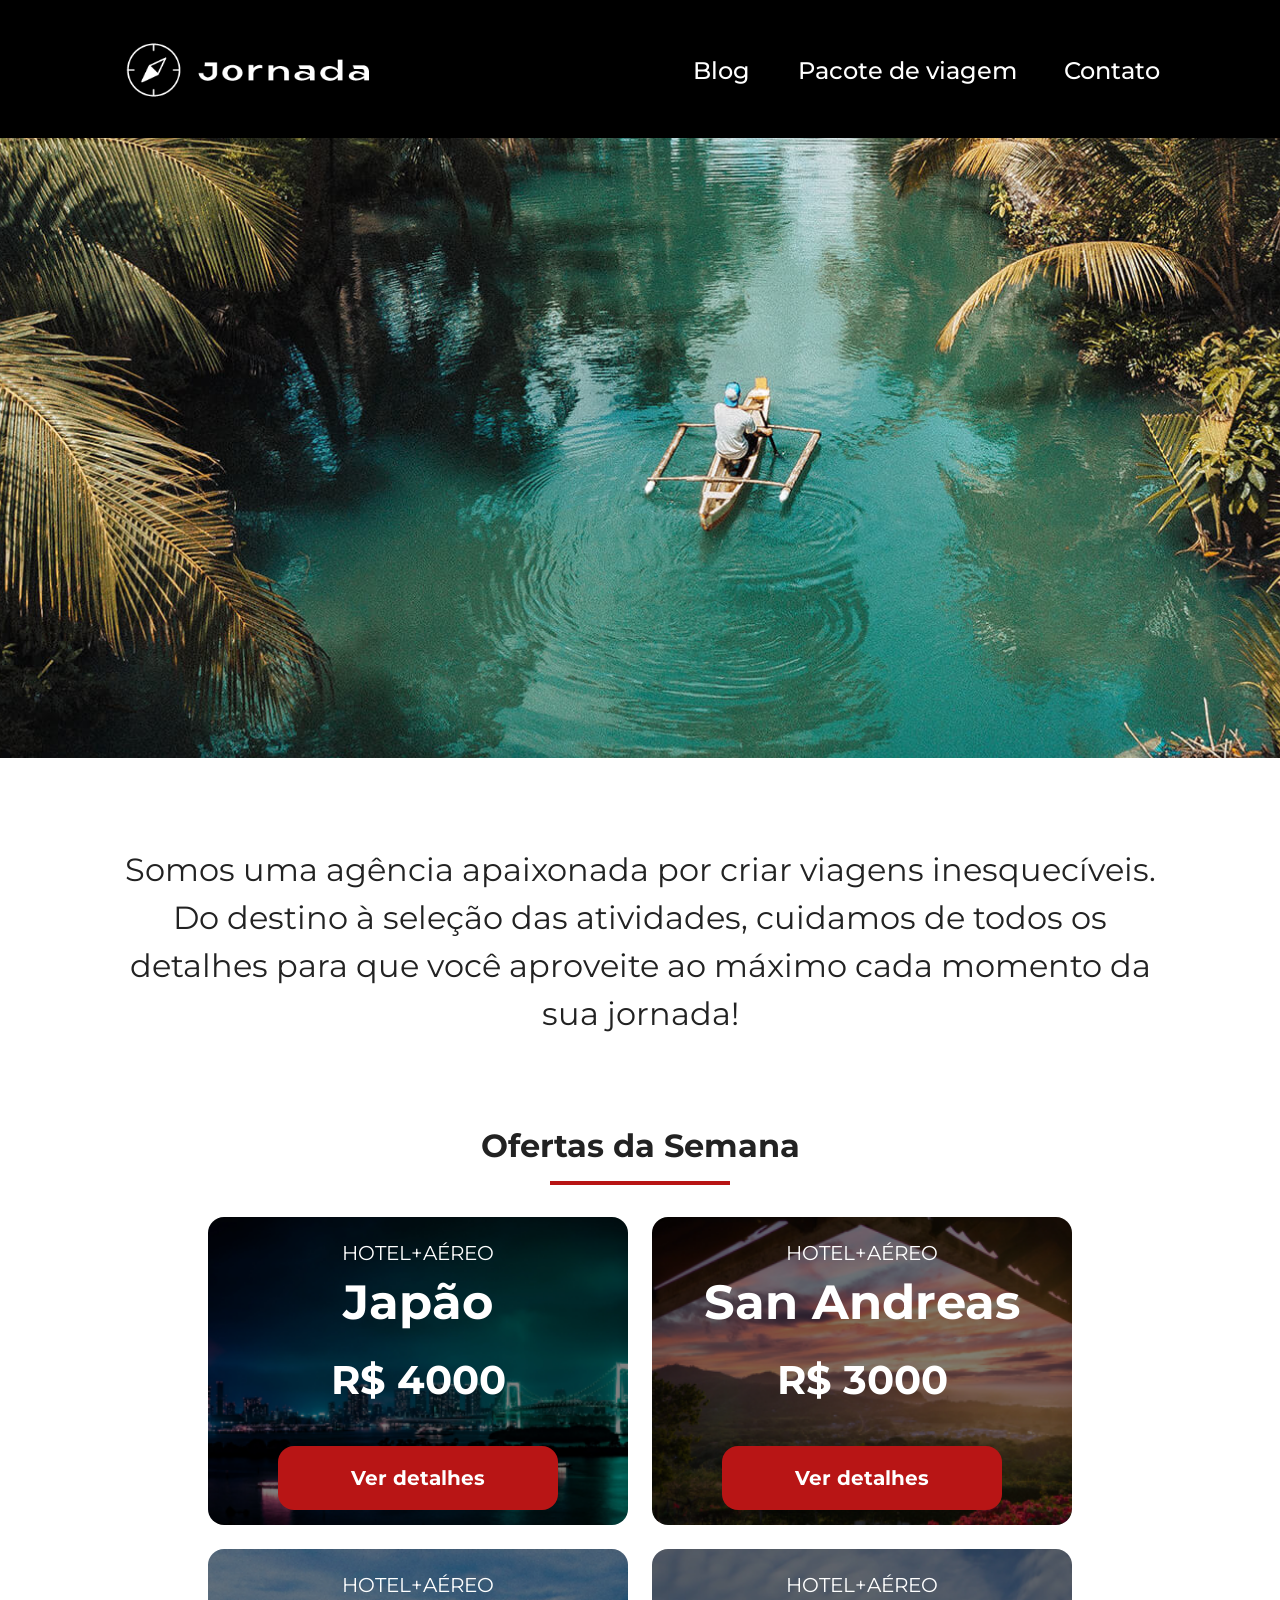
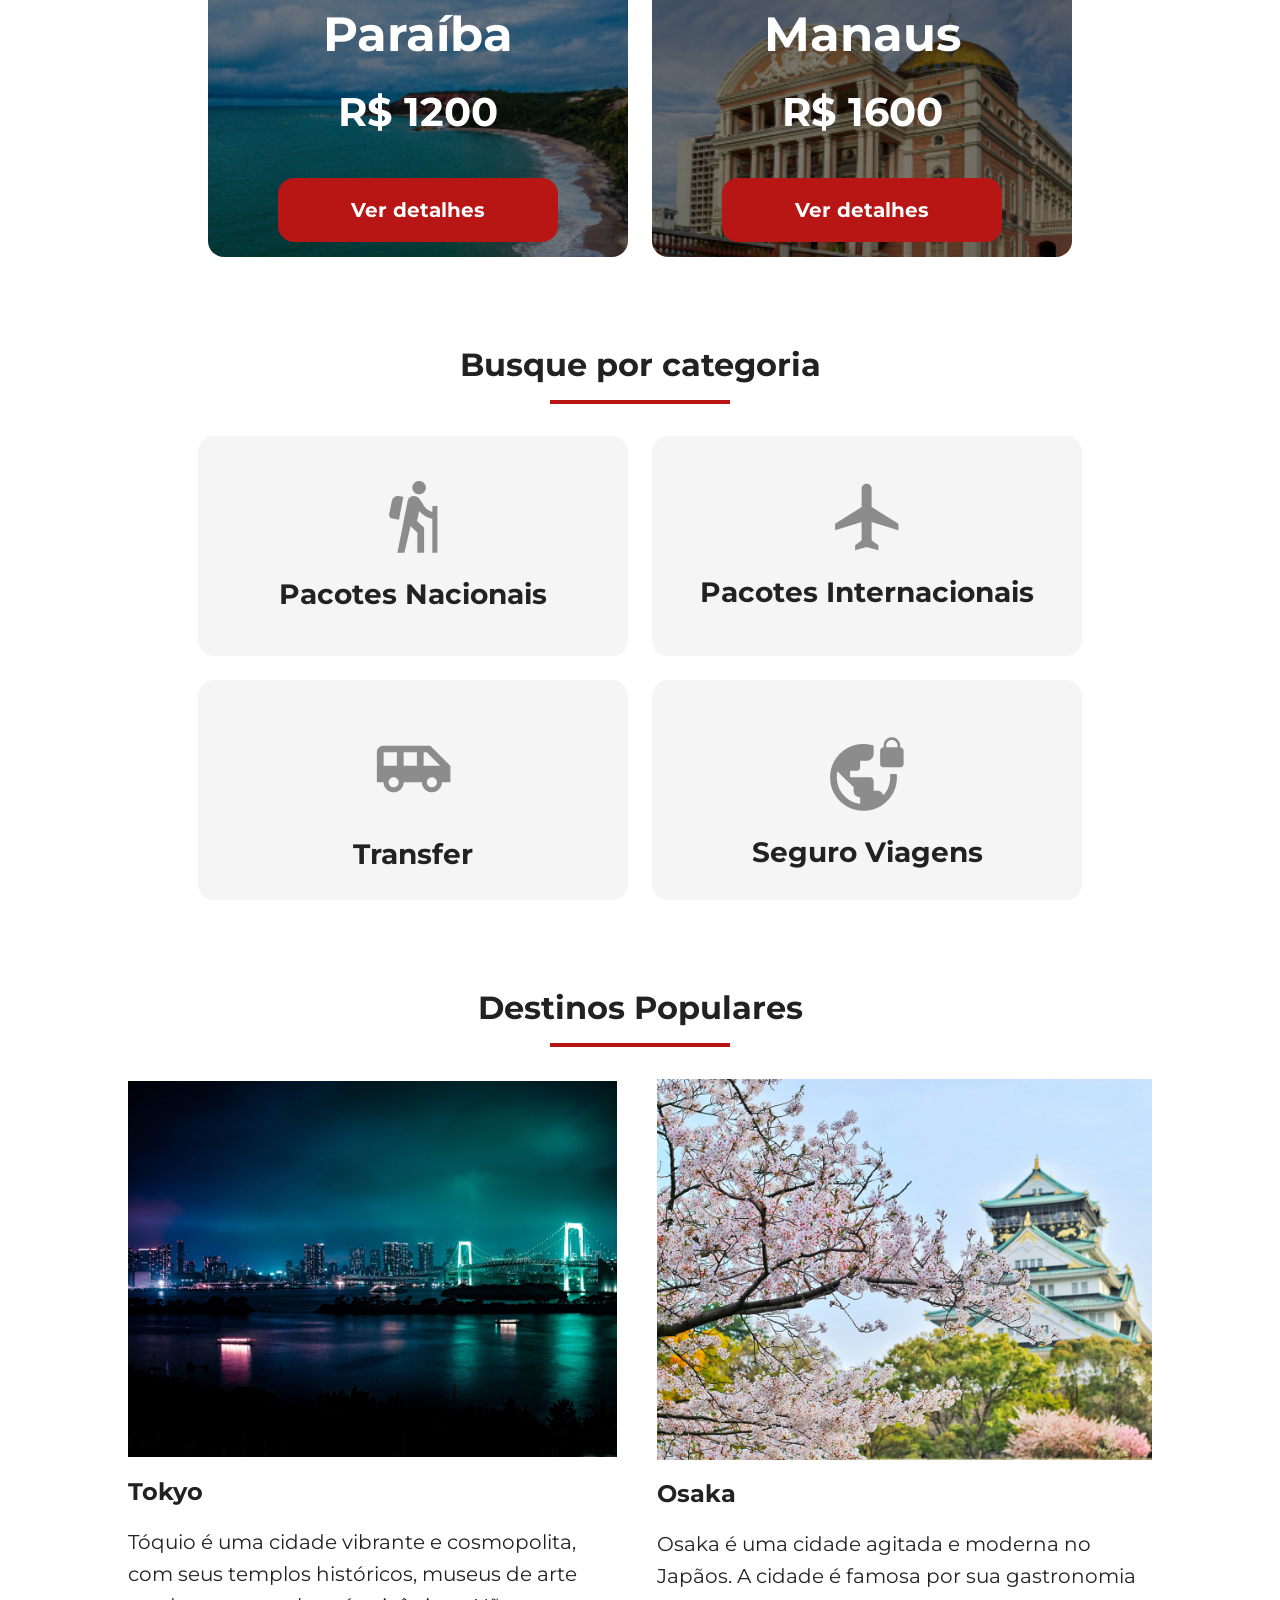
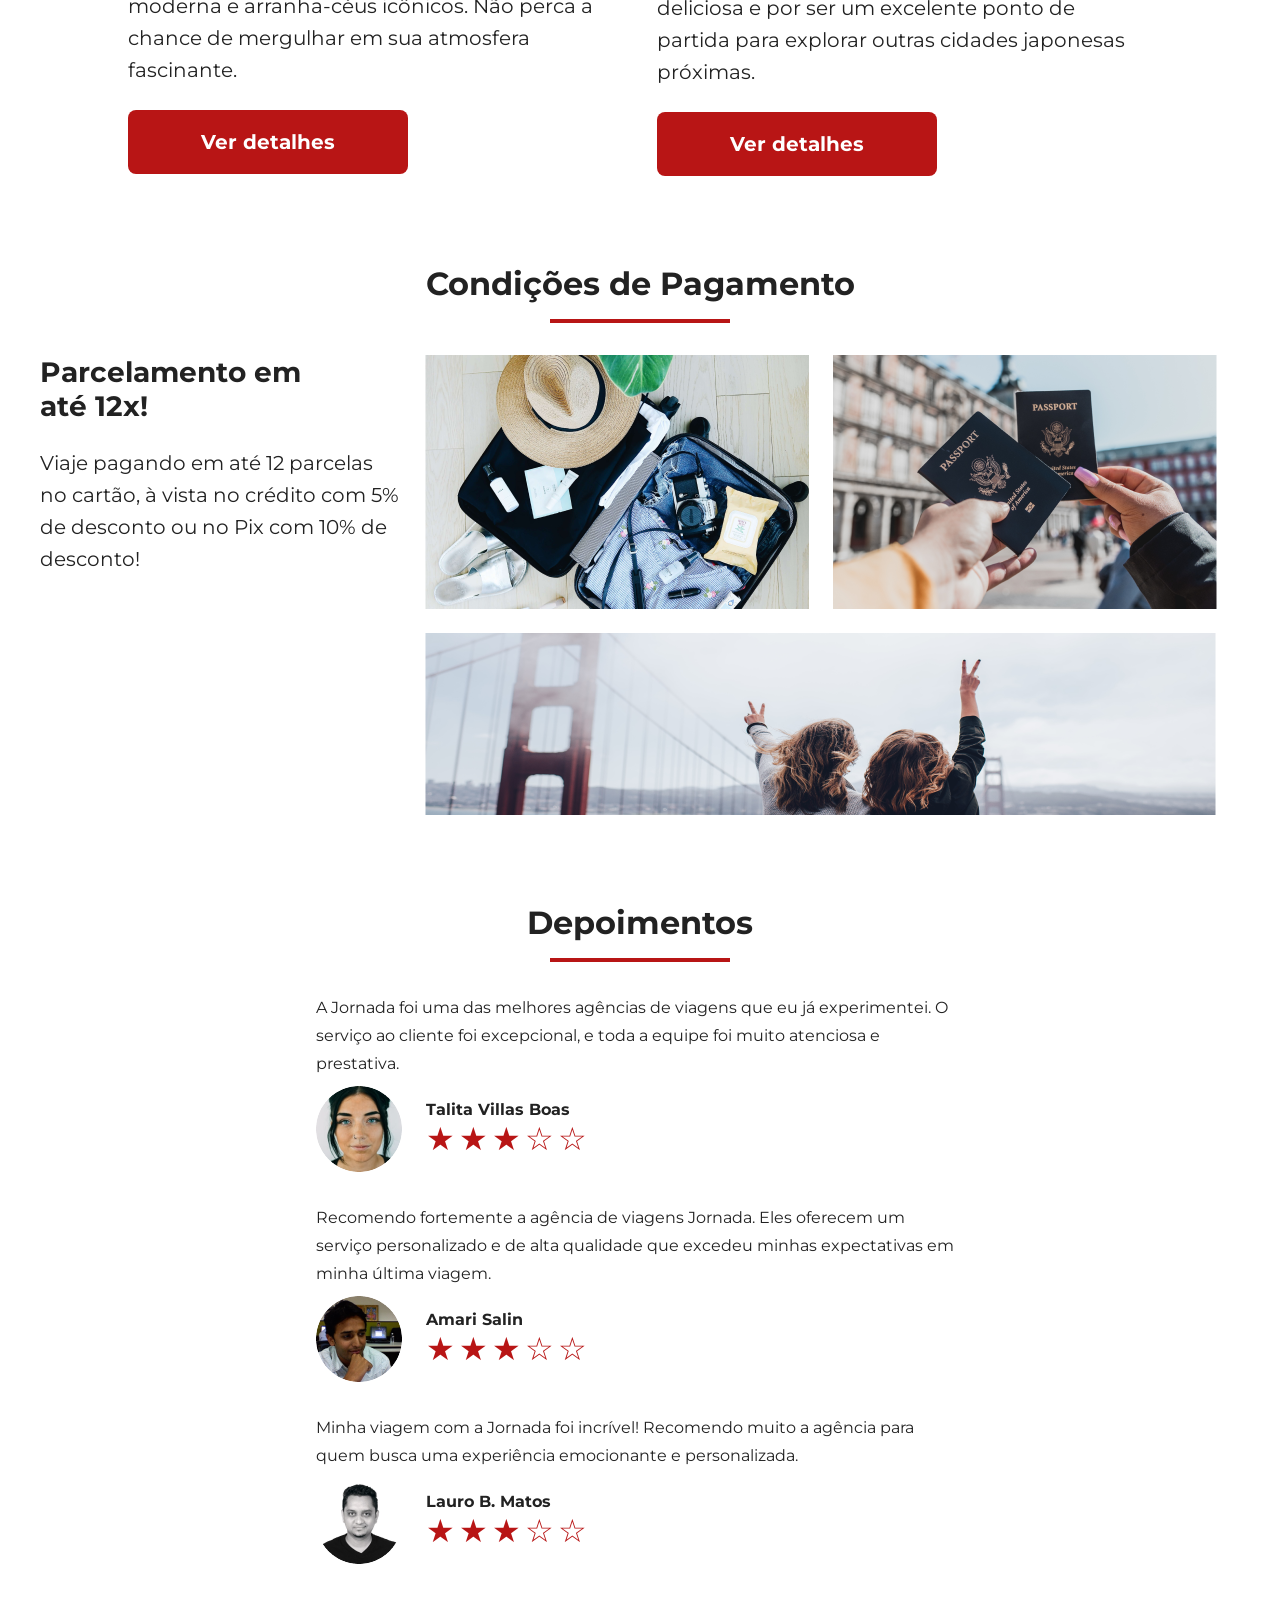
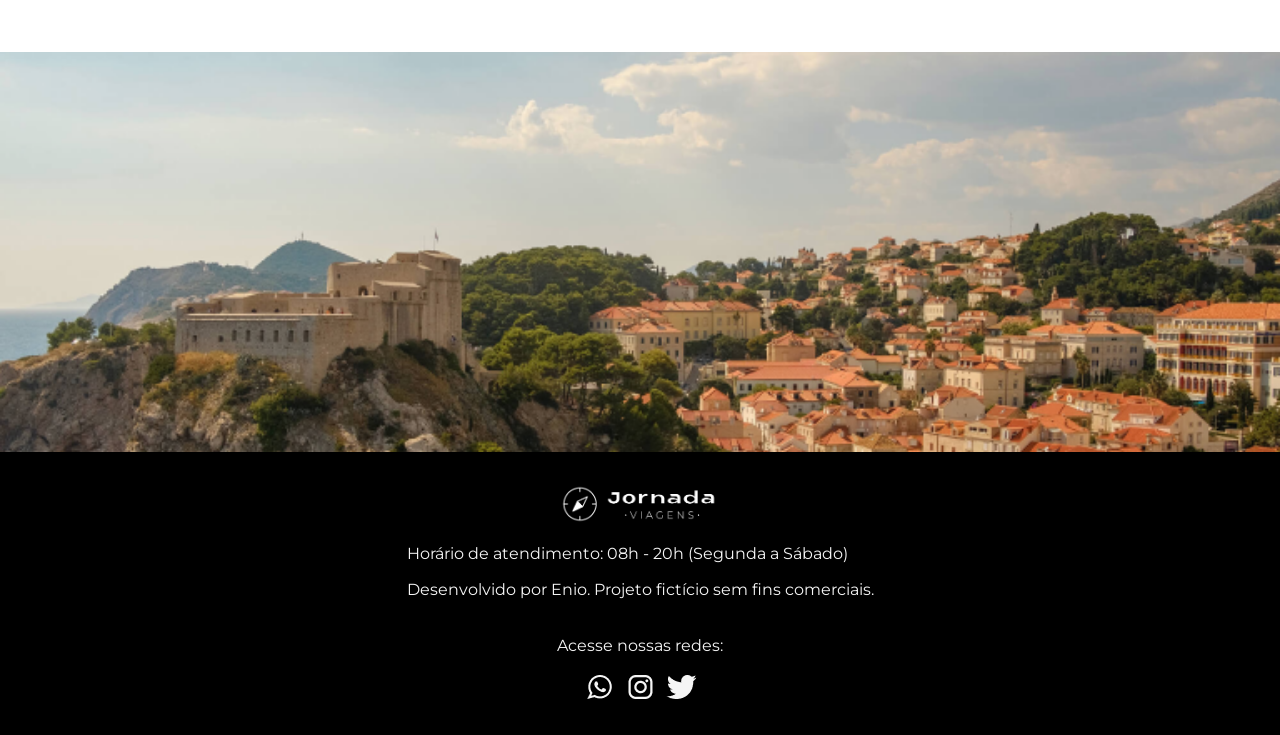
<file: index.html>
<!doctype html>
<html lang="pt-BR">
  <head>
    <meta charset="UTF-8" />
    <meta name="viewport" content="width=device-width, initial-scale=1.0" />
    <link rel="shortcut icon" href="favico.png" type="image/x-icon" />
    <link rel="stylesheet" href="./CSS/style.css" />
    <title>Jornada Viagens</title>
  </head>
  <body>
    <header class="header-main">
      <div class="div-header">
        <a class="logo" href="index.html" title="voltar ao inicio"
          ><img
            class="logo-mobile"
            src="./img/header_footer/Símbolo_white.png"
            alt="simbolo de uma bussola branco
              "
          />
          <img
            class="logo-desktop"
            src="./img/header_footer/Logo-branco.png"
            alt="logo com escrita"
          />
        </a>

        <div class="div-menu">
          <label for="menu">
            <img
              class="menu-hamburger"
              src="./img/header_footer/menu.png"
              alt="menu hamburger"
            />
          </label>
          <input type="checkbox" id="menu" hidden />
          <nav>
            <ul class="list-links">
              <li class="item">
                <a href="blog.html" target="_blank" title="acessar blog"
                  >Blog</a
                >
              </li>
              <li class="item">
                <a href="pacotes.html" target="_blank" title="acessar pacotes"
                  >Pacote de viagem</a
                >
              </li>
              <li class="item">
                <a href="contato.html" target="_blank" title="acessar contatos"
                  >Contato</a
                >
              </li>
            </ul>
          </nav>
        </div>
      </div>
    </header>
    <section class="hero">
      <div class="hero-img"></div>
      <h2>
        Somos uma agência apaixonada por criar viagens inesquecíveis. Do destino
        à seleção das atividades, cuidamos de todos os detalhes para que você
        aproveite ao máximo cada momento da sua jornada!
      </h2>
    </section>
    <section class="offers">
      <div class="section-title">
        <h2>Ofertas da Semana</h2>
        <hr />
      </div>
      <div class="offers-cards">
        <article class="card japao">
          <header>
            <p>HOTEL+AÉREO</p>
            <h3>Japão<br /><span>R$ 4000</span></h3>
          </header>
          <footer><a href="#" class="button">Ver detalhes</a></footer>
        </article>
        <article class="card san-andreas">
          <header>
            <p>HOTEL+AÉREO</p>
            <h3>San Andreas<br /><span>R$ 3000</span></h3>
          </header>
          <footer><a href="#" class="button">Ver detalhes</a></footer>
        </article>
        <article class="card paraiba">
          <header>
            <p>HOTEL+AÉREO</p>
            <h3>Paraíba<br /><span>R$ 1200</span></h3>
          </header>
          <footer><a href="#" class="button">Ver detalhes</a></footer>
        </article>
        <article class="card manaus">
          <header>
            <p>HOTEL+AÉREO</p>
            <h3>Manaus<br /><span>R$ 1600</span></h3>
          </header>
          <footer><a href="#" class="button">Ver detalhes</a></footer>
        </article>
      </div>
    </section>

    <section class="categories">
      <div class="section-title">
        <h2>Busque por categoria</h2>
        <hr />
      </div>
      <div class="categories-cards">
        <a href="#" class="card-botao"
          ><img src="./img/categories/ícone - pacotes nacionais.png" alt="" />
          <h3>Pacotes Nacionais</h3></a
        >
        <a href="#" class="card-botao"
          ><img
            src="./img/categories/ícone - pacotes interacionais.png"
            alt=""
          />
          <h3>Pacotes Internacionais</h3></a
        >
        <a href="#" class="card-botao single-line transfer"
          ><img src="./img/categories/ícone -transfer.png" alt="" />
          <h3>Transfer</h3></a
        >
        <a href="#" class="card-botao single-line"
          ><img src="./img/categories/ícone - seguro viagem.png" alt="" />
          <h3>Seguro Viagens</h3></a
        >
      </div>
    </section>

    <section class="destinations">
      <div class="section-title destinations">
        <h2>Destinos Populares</h2>
        <hr />
      </div>
      <div class="cards-destinations">
        <div class="card-destination">
          <img
            class="imagem mobile"
            src="./img/destinations/mobile/Tokyo.jpg"
            alt="cidade de tokyo"
          />
          <img
            class="imagem tablet"
            src="./img/destinations/tablet/Tokyo.jpg"
            alt="cidade de tokyo"
          />
          <img
            class="imagem desktop"
            src="./img/destinations/desktop/Tokyo.png"
            alt="cidade de tokyo"
          />
          <h2>Tokyo</h2>
          <p>
            Tóquio é uma cidade vibrante e cosmopolita, com seus templos
            históricos, museus de arte moderna e arranha-céus icônicos. Não
            perca a chance de mergulhar em sua atmosfera fascinante.
          </p>

          <a href="#" class="button destination">Ver detalhes</a>
        </div>
        <div class="card-destination">
          <img
            class="imagem mobile"
            src="./img/destinations/mobile/Osaka.jpg"
            alt="cidade de osaka"
          />
          <img
            class="imagem tablet"
            src="./img/destinations/tablet/Osaka.jpg"
            alt="cidade de osaka"
          />
          <img
            class="imagem desktop"
            src="./img/destinations/desktop/Osaka.png"
            alt="cidade de osaka"
          />
          <h2>Osaka</h2>
          <p>
            Osaka é uma cidade agitada e moderna no Japãos. A cidade é famosa
            por sua gastronomia deliciosa e por ser um excelente ponto de
            partida para explorar outras cidades japonesas próximas.
          </p>

          <a href="#" class="button destination">Ver detalhes</a>
        </div>
      </div>
    </section>

    <section class="payments">
      <div class="section-title destinations">
        <h2>Condições de Pagamento</h2>
        <hr />
      </div>
      <article class="term-payment">
        <div class="text-imgs-payments">
          <div class="texts-payment">
            <h3>Parcelamento em até 12x!</h3>
            <p>
              Viaje pagando em até 12 parcelas no cartão, à vista no crédito com
              5% de desconto ou no Pix com 10% de desconto!
            </p>
          </div>
          <div class="imgs-payments">
            <div>
              <div class="img-payment um"></div>
              <div class="img-payment dois"></div>
            </div>
            <div class="img-horinzont-payment"></div>
          </div>
        </div>
      </article>
    </section>
    <section class="testimonials">
      <div class="section-title">
        <h2>Depoimentos</h2>
        <hr />
      </div>
      <div class="container-testimonials">
        <article>
          <header class="header-testimonials">
            <p>
              A Jornada foi uma das melhores agências de viagens que eu já
              experimentei. O serviço ao cliente foi excepcional, e toda a
              equipe foi muito atenciosa e prestativa.
            </p>
          </header>
          <footer class="footer-testimonials">
            <img
              src="./img/testimonials/mobile/Avatar-Talita.png"
              alt="foto de perfil da talita"
            />
            <div class="profile-content">
              <h4>Talita Villas Boas</h4>
              <div class="rating">
                <span class="stars">★</span>
                <span class="stars">★</span>
                <span class="stars">★</span>
                <span class="stars">☆</span>
                <span class="stars">☆</span>
              </div>
            </div>
          </footer>
        </article>
        <article>
          <header class="header-testimonials">
            <p>
              Recomendo fortemente a agência de viagens Jornada. Eles oferecem
              um serviço personalizado e de alta qualidade que excedeu minhas
              expectativas em minha última viagem.
            </p>
          </header>
          <footer class="footer-testimonials">
            <img
              src="./img/testimonials/mobile/Avatar-Amari.png"
              alt="foto de perfil do Amari"
            />
            <div class="profile-content">
              <h4>Amari Salin</h4>
              <div class="rating">
                <span class="stars">★</span>
                <span class="stars">★</span>
                <span class="stars">★</span>
                <span class="stars">☆</span>
                <span class="stars">☆</span>
              </div>
            </div>
          </footer>
        </article>
        <article>
          <header class="header-testimonials">
            <p>
              Minha viagem com a Jornada foi incrível! Recomendo muito a agência
              para quem busca uma experiência emocionante e personalizada.
            </p>
          </header>
          <footer class="footer-testimonials">
            <img
              src="./img/testimonials/mobile/Avatar-Lauro.png"
              alt="foto de perfil do Lauro"
            />
            <div class="profile-content">
              <h4>Lauro B. Matos</h4>
              <div class="rating">
                <span class="stars">★</span>
                <span class="stars">★</span>
                <span class="stars">★</span>
                <span class="stars">☆</span>
                <span class="stars">☆</span>
              </div>
            </div>
          </footer>
        </article>
      </div>
    </section>
    <footer class="footer">
      <div class="img-footer"></div>
      <div class="informations-footer">
        <div class="img-text">
          <img
            src="./img/footer/Logo-branco-com-tagline.png"
            alt=""
            class="logo-footer"
          />
          <div class="hourly-dev">
            <p class="hourly">
              Horário de atendimento: 08h - 20h (Segunda a Sábado)
            </p>
            <p class="dev">
              Desenvolvido por Enio. Projeto fictício sem fins comerciais.
            </p>
          </div>
        </div>
        <div class="social-media">
          <p class="redes">Acesse nossas redes:</p>
          <div class="social-media-icons">
            <img src="./img/footer/Whatsapp 1 (2).png" alt="" class="zap" />
            <img src="./img/footer/Instragam 1 (2).png" alt="" class="insta" />
            <img src="./img/footer/Twiter 1 (2).png" alt="" class="tw" />
          </div>
        </div>
      </div>
    </footer>
  </body>
</html>
</file>
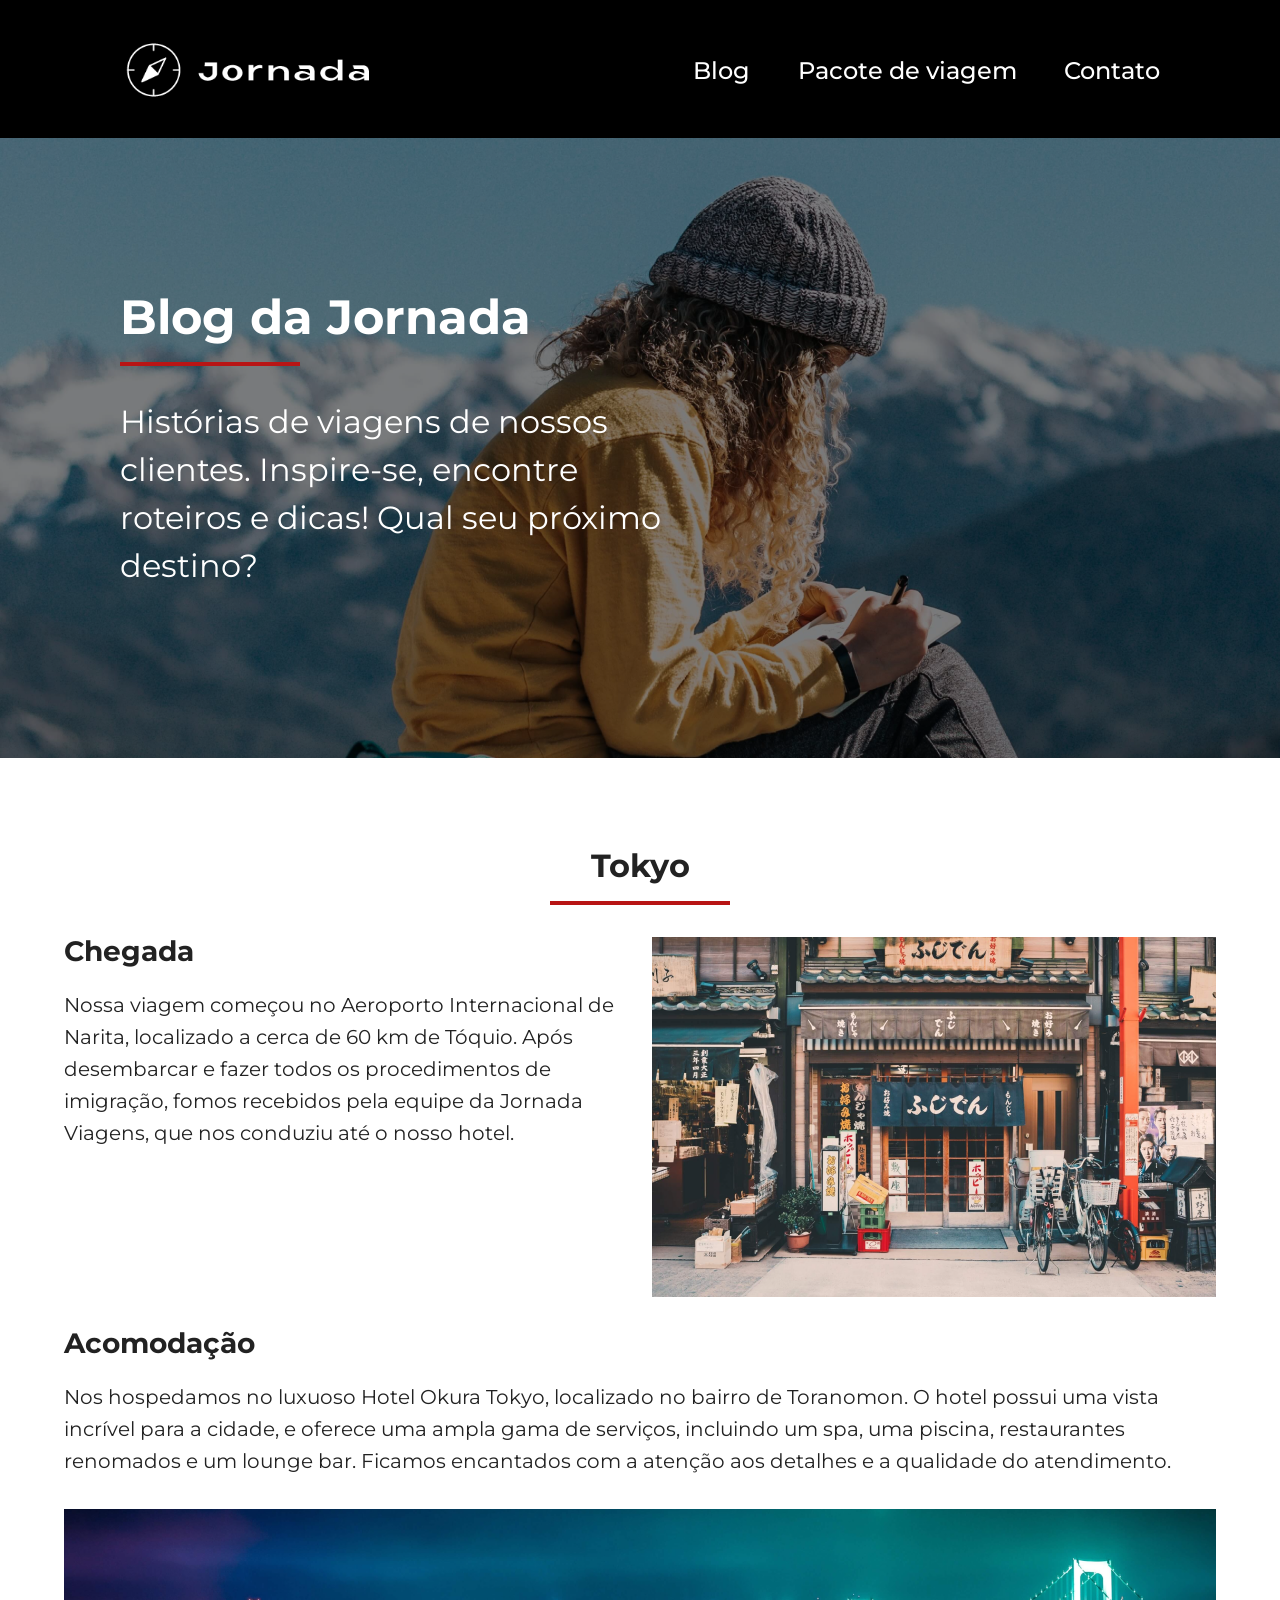
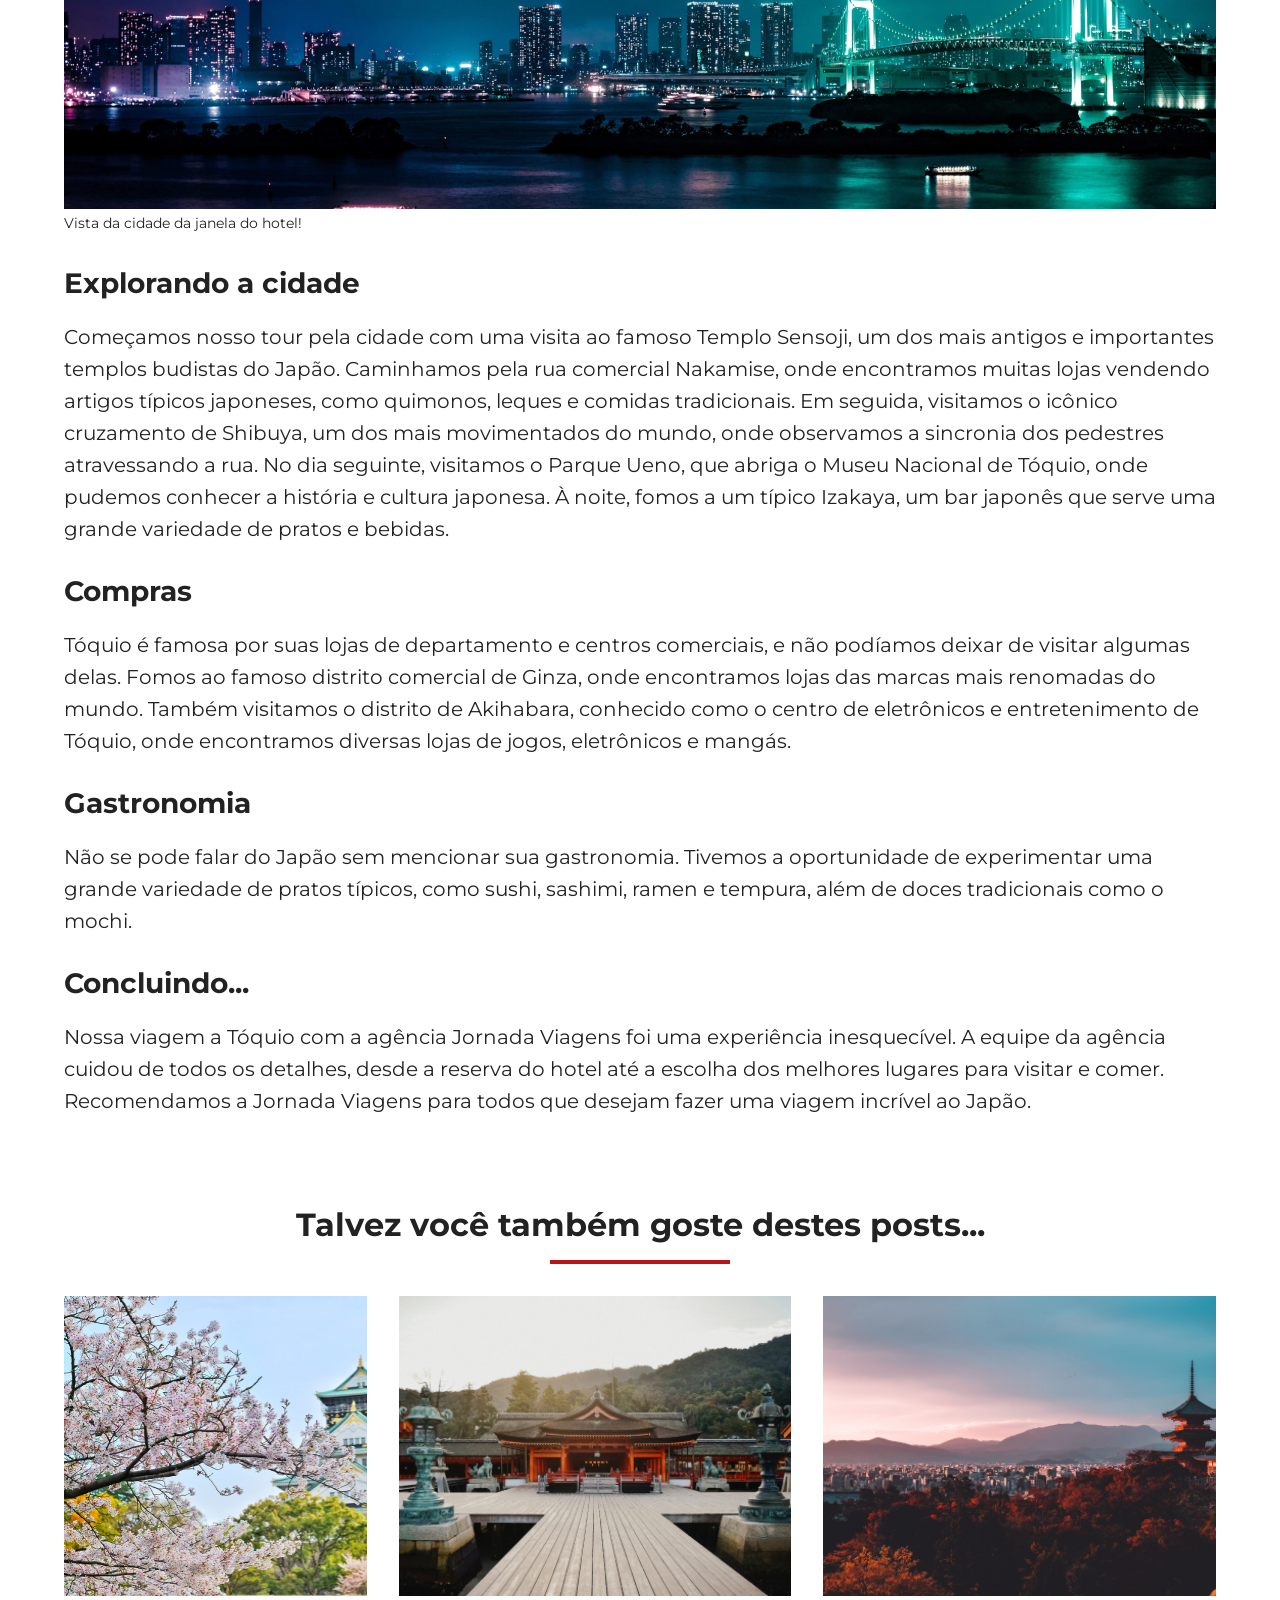
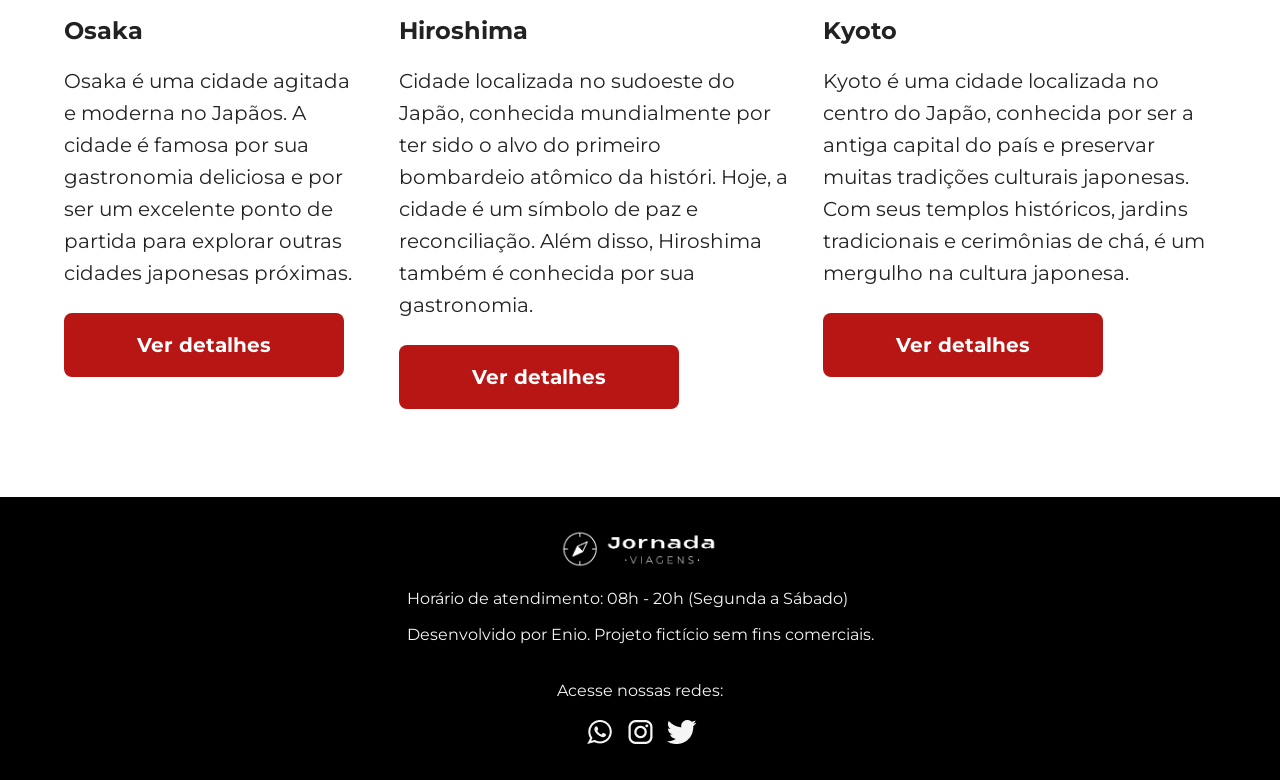
<file: blog.html>
<!doctype html>
<html lang="pt-BR">
  <head>
    <meta charset="UTF-8" />
    <meta name="viewport" content="width=device-width, initial-scale=1.0" />
    <link rel="shortcut icon" href="favico.png" type="image/x-icon" />
    <link rel="stylesheet" href="./CSS/style.css" />
    <title>Jornada Viagens</title>
  </head>
  <body>
    <header class="header-main">
      <div class="div-header">
        <a class="logo" href="index.html" title="voltar ao inicio"
          ><img
            class="logo-mobile"
            src="./img/header_footer/Símbolo_white.png"
            alt="simbolo de uma bussola branco
              "
          />
          <img
            class="logo-desktop"
            src="./img/header_footer/Logo-branco.png"
            alt="logo com escrita"
          />
        </a>

        <div class="div-menu">
          <label for="menu">
            <img
              class="menu-hamburger"
              src="./img/header_footer/menu.png"
              alt="menu hamburger"
            />
          </label>
          <input type="checkbox" id="menu" hidden />
          <nav>
            <ul class="list-links">
              <li class="item">
                <a href="blog.html" target="_blank" title="acessar blog"
                  >Blog</a
                >
              </li>
              <li class="item">
                <a href="pacotes.html" target="_blank" title="acessar pacotes"
                  >Pacote de viagem</a
                >
              </li>
              <li class="item">
                <a href="contato.html" target="_blank" title="acessar contatos"
                  >Contato</a
                >
              </li>
            </ul>
          </nav>
        </div>
      </div>
    </header>

    <section class="blog hero">
      <div class="hero-img">
        <div class="hero-content">
          <h1>Blog da Jornada</h1>
          <hr />
          <p>
            Histórias de viagens de nossos clientes. Inspire-se, encontre
            roteiros e dicas! Qual seu próximo destino?
          </p>
        </div>
      </div>
    </section>

    <section class="report">
      <div class="section-title destinations">
        <h2>Tokyo</h2>
        <hr />
      </div>

      <div class="container-steps">
        <div class="step arrive">
          <div>
            <h3>Chegada</h3>
            <p>
              Nossa viagem começou no Aeroporto Internacional de Narita,
              localizado a cerca de 60 km de Tóquio. Após desembarcar e fazer
              todos os procedimentos de imigração, fomos recebidos pela equipe
              da Jornada Viagens, que nos conduziu até o nosso hotel.
            </p>
          </div>
          <div class="img-tokyo"></div>
        </div>

        <div class="step">
          <h3>Acomodação</h3>
          <p>
            Nos hospedamos no luxuoso Hotel Okura Tokyo, localizado no bairro de
            Toranomon. O hotel possui uma vista incrível para a cidade, e
            oferece uma ampla gama de serviços, incluindo um spa, uma piscina,
            restaurantes renomados e um lounge bar. Ficamos encantados com a
            atenção aos detalhes e a qualidade do atendimento.
          </p>
        </div>

        <div class="img-alt">
          <div class="hotel-tokyo"></div>
          <p>Vista da cidade da janela do hotel!</p>
        </div>

        <div class="step">
          <h3>Explorando a cidade</h3>
          <p>
            Começamos nosso tour pela cidade com uma visita ao famoso Templo
            Sensoji, um dos mais antigos e importantes templos budistas do
            Japão. Caminhamos pela rua comercial Nakamise, onde encontramos
            muitas lojas vendendo artigos típicos japoneses, como quimonos,
            leques e comidas tradicionais. Em seguida, visitamos o icônico
            cruzamento de Shibuya, um dos mais movimentados do mundo, onde
            observamos a sincronia dos pedestres atravessando a rua. No dia
            seguinte, visitamos o Parque Ueno, que abriga o Museu Nacional de
            Tóquio, onde pudemos conhecer a história e cultura japonesa. À
            noite, fomos a um típico Izakaya, um bar japonês que serve uma
            grande variedade de pratos e bebidas.
          </p>
        </div>

        <div class="step">
          <h3>Compras</h3>
          <p>
            Tóquio é famosa por suas lojas de departamento e centros comerciais,
            e não podíamos deixar de visitar algumas delas. Fomos ao famoso
            distrito comercial de Ginza, onde encontramos lojas das marcas mais
            renomadas do mundo. Também visitamos o distrito de Akihabara,
            conhecido como o centro de eletrônicos e entretenimento de Tóquio,
            onde encontramos diversas lojas de jogos, eletrônicos e mangás.
          </p>
        </div>

        <div class="step">
          <h3>Gastronomia</h3>
          <p>
            Não se pode falar do Japão sem mencionar sua gastronomia. Tivemos a
            oportunidade de experimentar uma grande variedade de pratos típicos,
            como sushi, sashimi, ramen e tempura, além de doces tradicionais
            como o mochi.
          </p>
        </div>

        <div class="step">
          <h3>Concluindo...</h3>
          <p>
            Nossa viagem a Tóquio com a agência Jornada Viagens foi uma
            experiência inesquecível. A equipe da agência cuidou de todos os
            detalhes, desde a reserva do hotel até a escolha dos melhores
            lugares para visitar e comer. Recomendamos a Jornada Viagens para
            todos que desejam fazer uma viagem incrível ao Japão.
          </p>
        </div>
      </div>
    </section>

    <section class="posts">
      <div class="section-title post">
        <h2>Talvez você também goste destes posts...</h2>
        <hr />
      </div>

      <div class="cards-posts">
        <div class="card-destination">
          <div class="img-post osaka"></div>
          <h2>Osaka</h2>
          <p>
            Osaka é uma cidade agitada e moderna no Japãos. A cidade é famosa
            por sua gastronomia deliciosa e por ser um excelente ponto de
            partida para explorar outras cidades japonesas próximas.
          </p>

          <a href="#" class="button destination">Ver detalhes</a>
        </div>

        <div class="card-destination">
          <div class="img-post hiroshima"></div>
          <h2>Hiroshima</h2>
          <p>
            Cidade localizada no sudoeste do Japão, conhecida mundialmente por
            ter sido o alvo do primeiro bombardeio atômico da históri. Hoje, a
            cidade é um símbolo de paz e reconciliação. Além disso, Hiroshima
            também é conhecida por sua gastronomia.
          </p>

          <a href="#" class="button destination">Ver detalhes</a>
        </div>

        <div class="card-destination">
          <div class="img-post kyoto"></div>
          <h2>Kyoto</h2>
          <p>
            Kyoto é uma cidade localizada no centro do Japão, conhecida por ser
            a antiga capital do país e preservar muitas tradições culturais
            japonesas. Com seus templos históricos, jardins tradicionais e
            cerimônias de chá, é um mergulho na cultura japonesa.
          </p>

          <a href="#" class="button destination">Ver detalhes</a>
        </div>
      </div>
    </section>

    <footer class="footer">
      <div class="informations-footer">
        <div class="img-text">
          <img
            src="./img/footer/Logo-branco-com-tagline.png"
            alt=""
            class="logo-footer"
          />
          <div class="hourly-dev">
            <p class="hourly">
              Horário de atendimento: 08h - 20h (Segunda a Sábado)
            </p>
            <p class="dev">
              Desenvolvido por Enio. Projeto fictício sem fins comerciais.
            </p>
          </div>
        </div>
        <div class="social-media">
          <p class="redes">Acesse nossas redes:</p>
          <div class="social-media-icons">
            <img src="./img/footer/Whatsapp 1 (2).png" alt="" class="zap" />
            <img src="./img/footer/Instragam 1 (2).png" alt="" class="insta" />
            <img src="./img/footer/Twiter 1 (2).png" alt="" class="tw" />
          </div>
        </div>
      </div>
    </footer>
  </body>
</html>
</file>
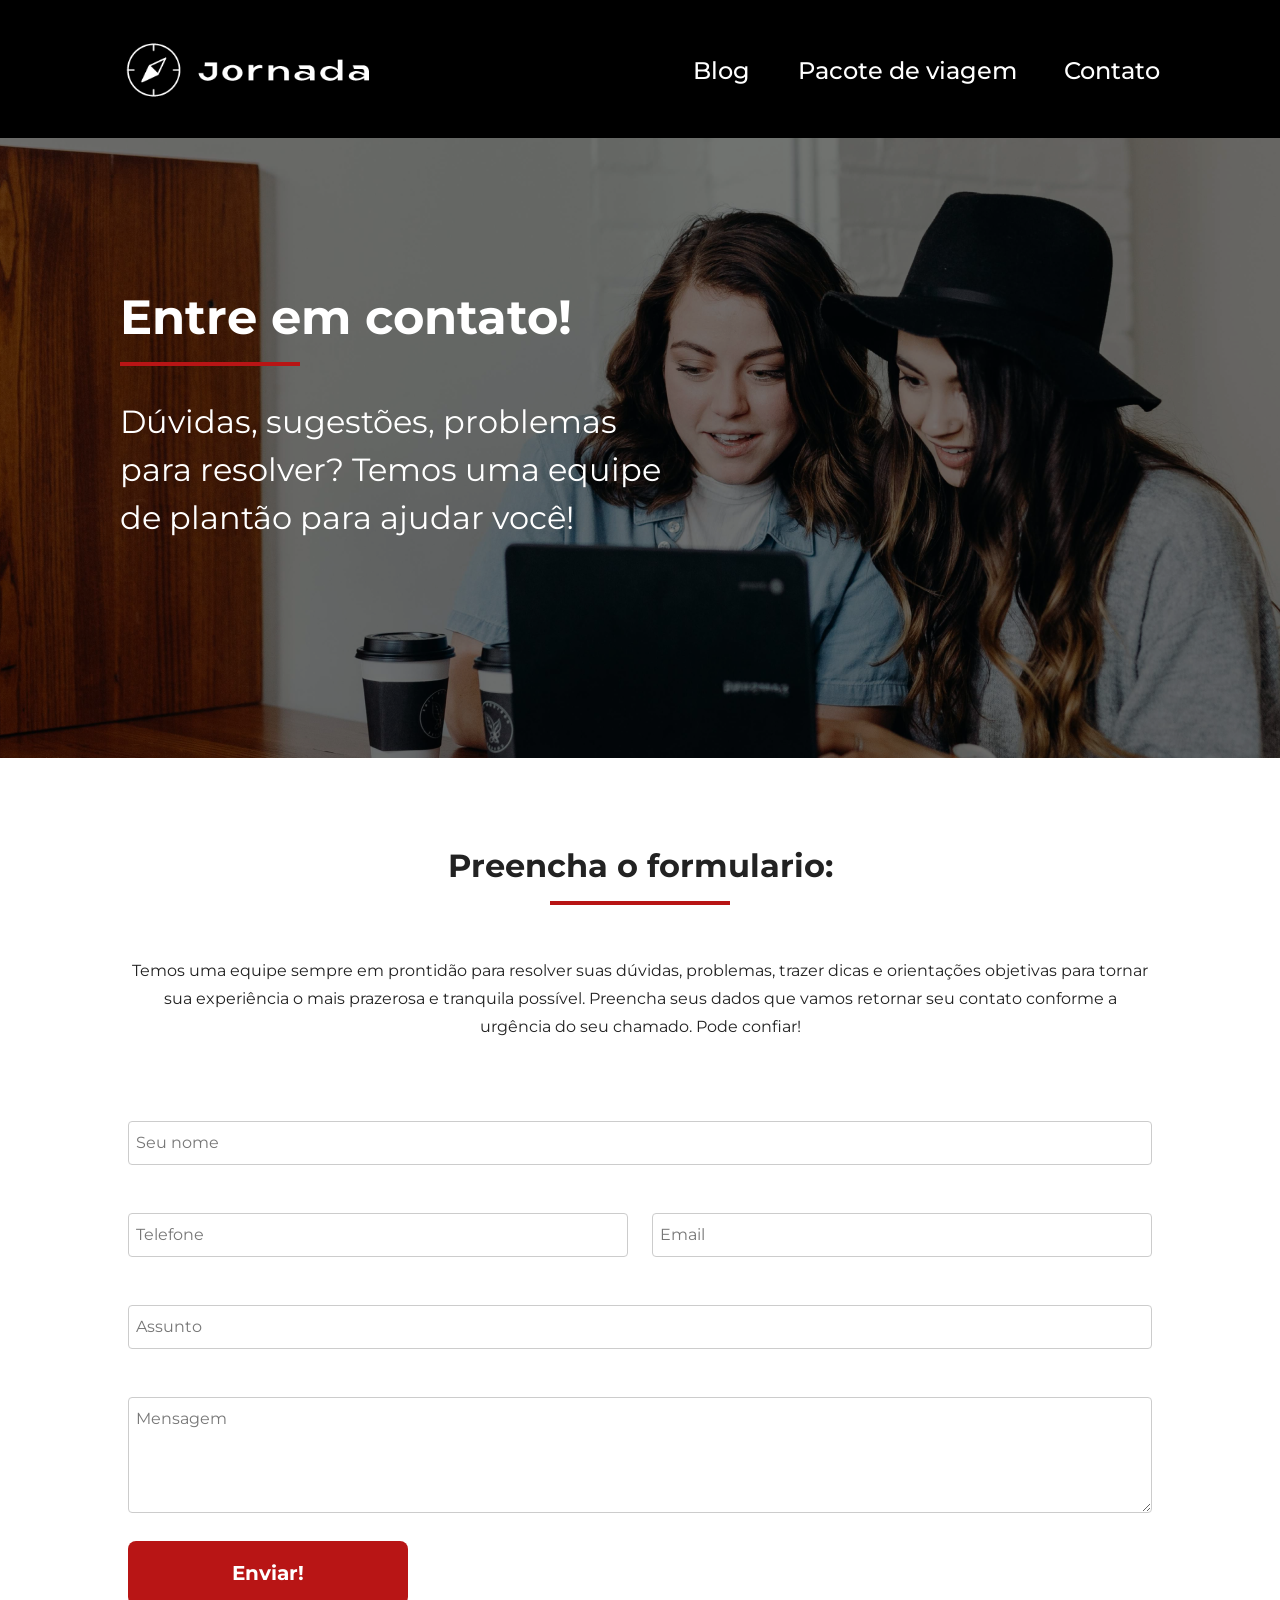
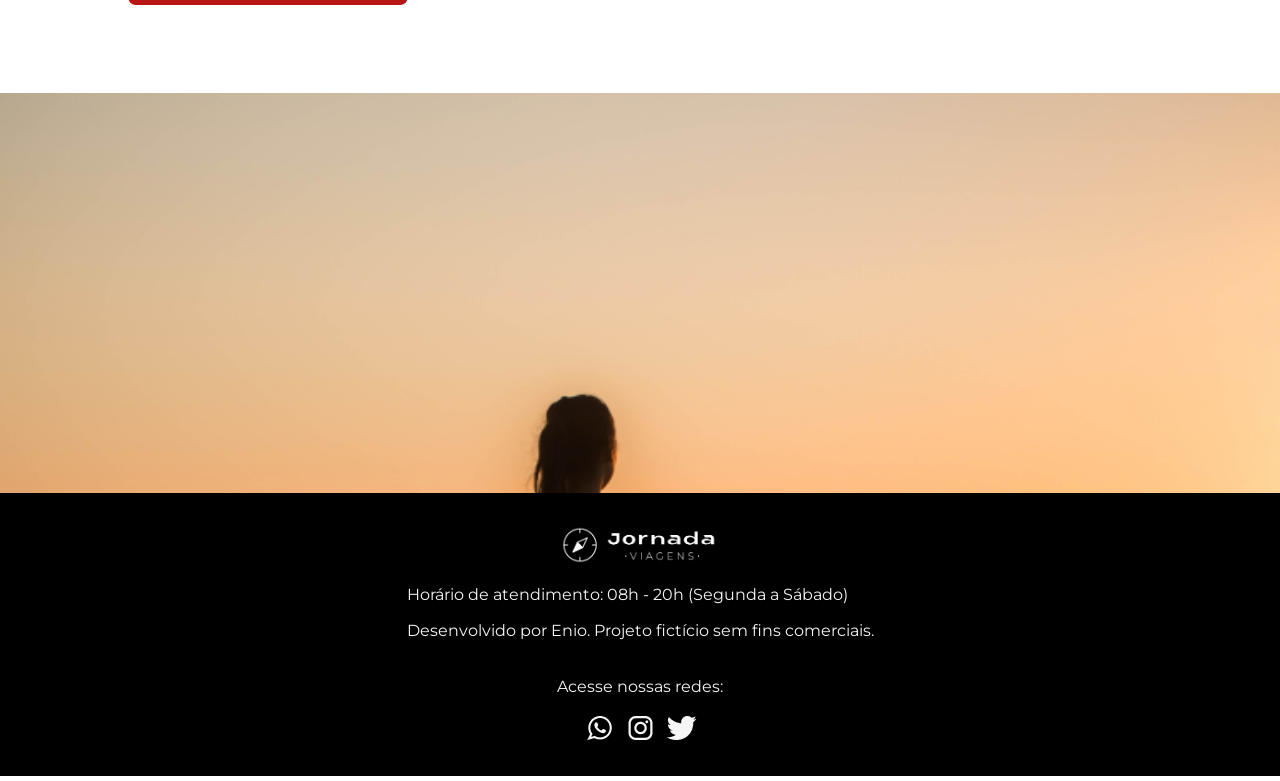
<file: contato.html>
<!doctype html>
<html lang="pt-BR">
  <head>
    <meta charset="UTF-8" />
    <meta name="viewport" content="width=device-width, initial-scale=1.0" />
    <link rel="shortcut icon" href="favico.png" type="image/x-icon" />
    <link rel="stylesheet" href="./CSS/style.css" />
    <title>Jornada Viagens</title>
  </head>
  <body>
    <header class="header-main">
      <div class="div-header">
        <a class="logo" href="index.html" title="voltar ao inicio"
          ><img
            class="logo-mobile"
            src="./img/header_footer/Símbolo_white.png"
            alt="simbolo de uma bussola branco
              "
          />
          <img
            class="logo-desktop"
            src="./img/header_footer/Logo-branco.png"
            alt="logo com escrita"
          />
        </a>

        <div class="div-menu">
          <label for="menu">
            <img
              class="menu-hamburger"
              src="./img/header_footer/menu.png"
              alt="menu hamburger"
            />
          </label>
          <input type="checkbox" id="menu" hidden />
          <nav>
            <ul class="list-links">
              <li class="item">
                <a href="blog.html" target="_blank" title="acessar blog"
                  >Blog</a
                >
              </li>
              <li class="item">
                <a href="pacotes.html" target="_blank" title="acessar pacotes"
                  >Pacote de viagem</a
                >
              </li>
              <li class="item">
                <a href="contato.html" target="_blank" title="acessar contatos"
                  >Contato</a
                >
              </li>
            </ul>
          </nav>
        </div>
      </div>
    </header>

    <section class="contato hero">
      <div class="hero-img">
        <div class="hero-content">
          <h1>Entre em contato!</h1>
          <hr />
          <p>
            Dúvidas, sugestões, problemas para resolver? Temos uma equipe de
            plantão para ajudar você!
          </p>
        </div>
      </div>
    </section>

    <section class="contato">
      <div class="section-title contato">
        <h2>Preencha o formulario:</h2>
        <hr />
      </div>
      <div class="contato-main">
        <p>
          Temos uma equipe sempre em prontidão para resolver suas dúvidas,
          problemas, trazer dicas e orientações objetivas para tornar sua
          experiência o mais prazerosa e tranquila possível. Preencha seus dados
          que vamos retornar seu contato conforme a urgência do seu chamado.
          Pode confiar!
        </p>

        <form action="" method="post">
          <div class="campo">
            <input type="text" id="nome" name="nome" placeholder=" " required />
            <label for="nome">Seu nome</label>
          </div>

          <div class="tel-email">
            <div class="campo">
              <input
                type="tel"
                id="telefone"
                name="telefone"
                pattern="[0-9]{10,11}"
                placeholder=" "
              />
              <label for="telefone">Telefone</label>
            </div>

            <div class="campo">
              <input
                type="email"
                id="email"
                name="email"
                placeholder=" "
                required
              />
              <label for="email">Email</label>
            </div>
          </div>

          <div class="campo">
            <input
              type="text"
              id="assunto"
              name="assunto"
              placeholder=" "
              required
            />
            <label for="assunto">Assunto</label>
          </div>

          <div class="campo">
            <textarea
              id="mensagem"
              name="mensagem"
              rows="5"
              required
              placeholder=" "
            ></textarea>
            <label for="mensagem">Mensagem</label>
          </div>

          <a href="#" class="button destination">Enviar!</a>
        </form>
      </div>
    </section>

    <footer class="footer">
      <div class="img-footer contato"></div>
      <div class="informations-footer">
        <div class="img-text">
          <img
            src="./img/footer/Logo-branco-com-tagline.png"
            alt=""
            class="logo-footer"
          />
          <div class="hourly-dev">
            <p class="hourly">
              Horário de atendimento: 08h - 20h (Segunda a Sábado)
            </p>
            <p class="dev">
              Desenvolvido por Enio. Projeto fictício sem fins comerciais.
            </p>
          </div>
        </div>
        <div class="social-media">
          <p class="redes">Acesse nossas redes:</p>
          <div class="social-media-icons">
            <img src="./img/footer/Whatsapp 1 (2).png" alt="" class="zap" />
            <img src="./img/footer/Instragam 1 (2).png" alt="" class="insta" />
            <img src="./img/footer/Twiter 1 (2).png" alt="" class="tw" />
          </div>
        </div>
      </div>
    </footer>
  </body>
</html>
</file>
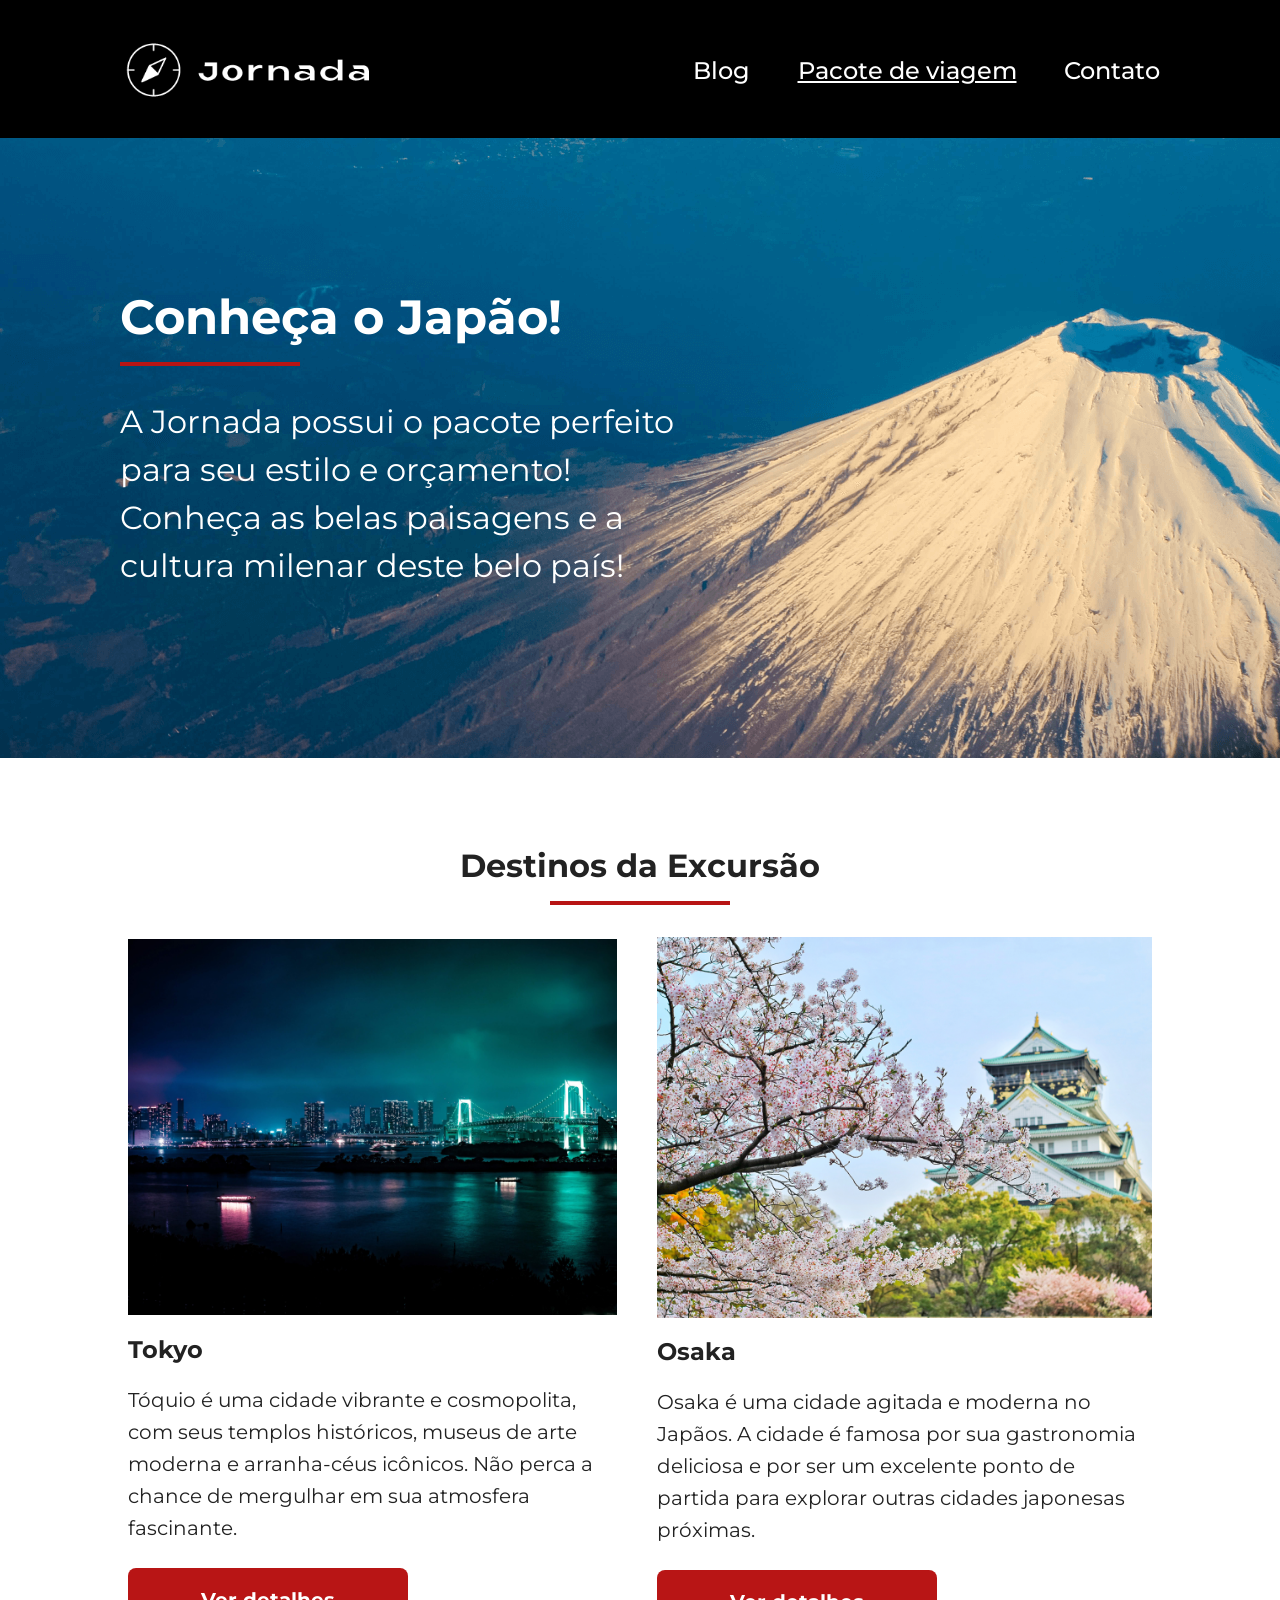
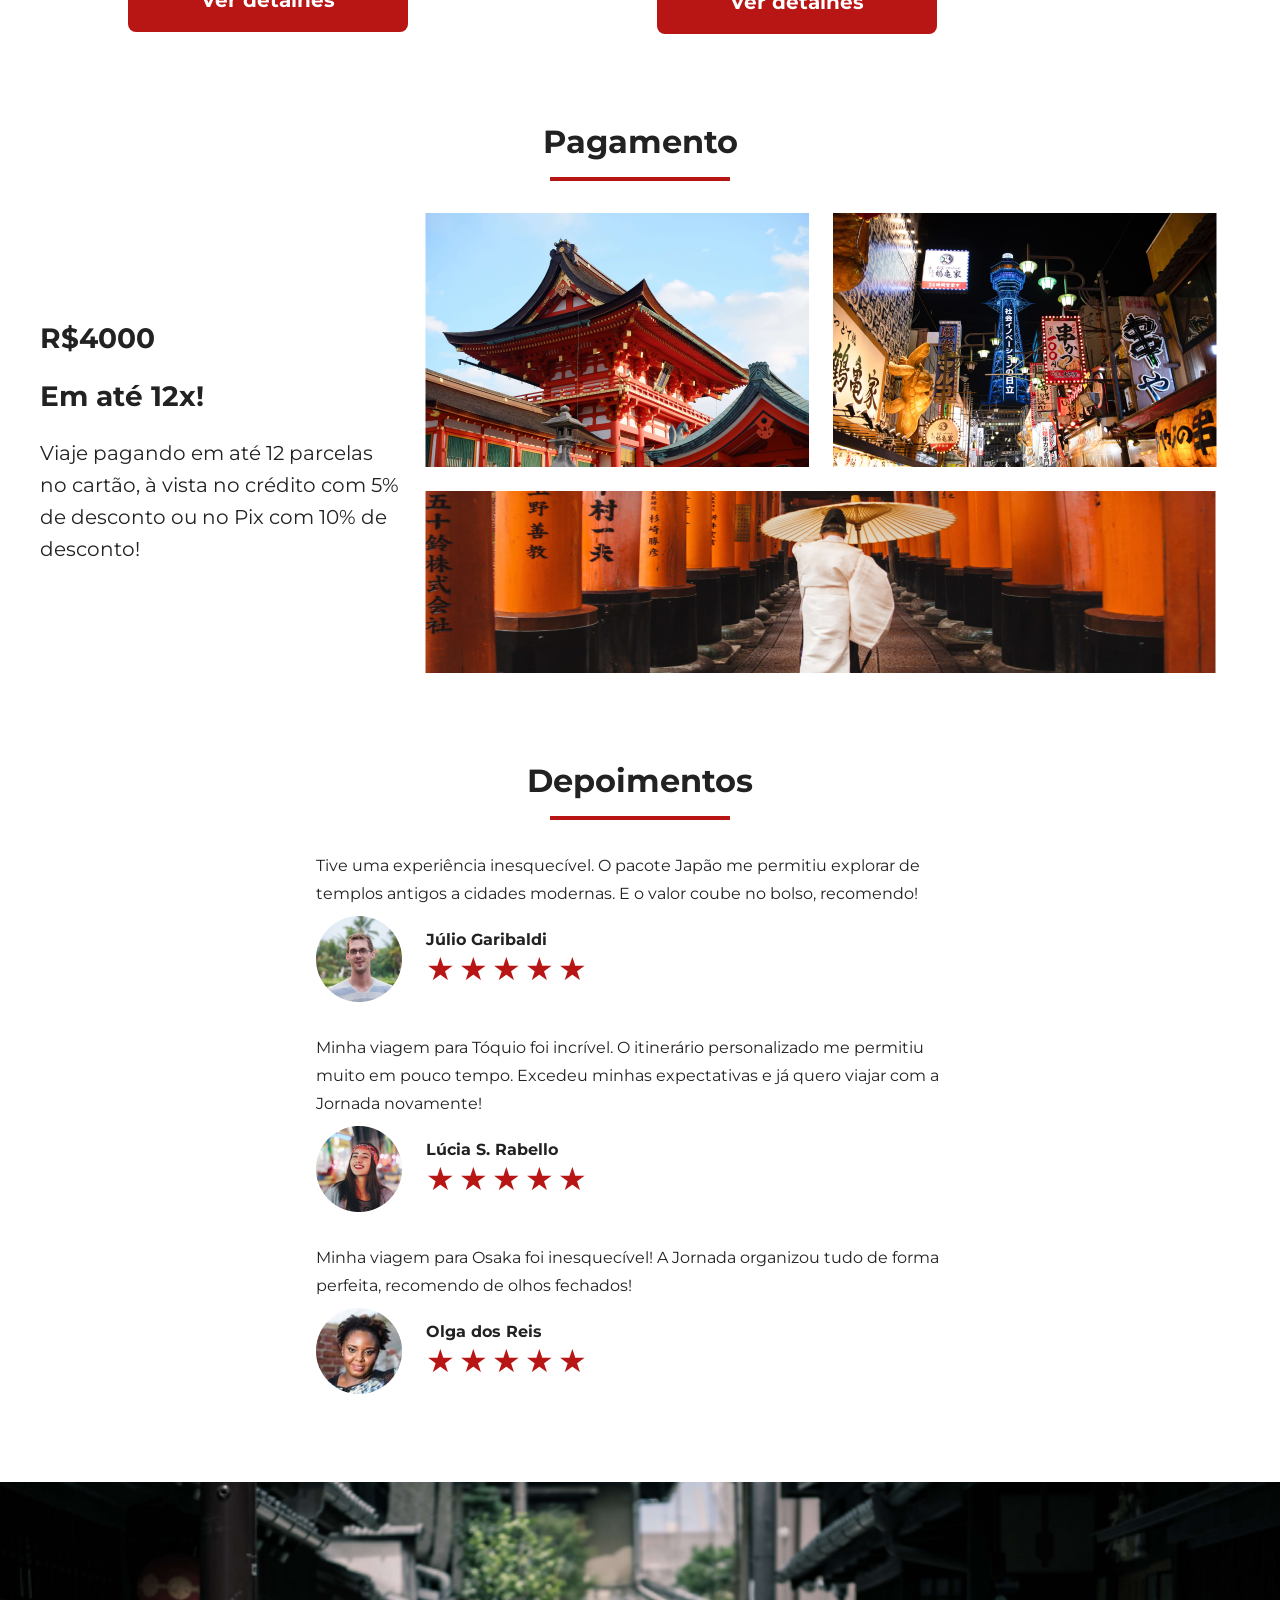
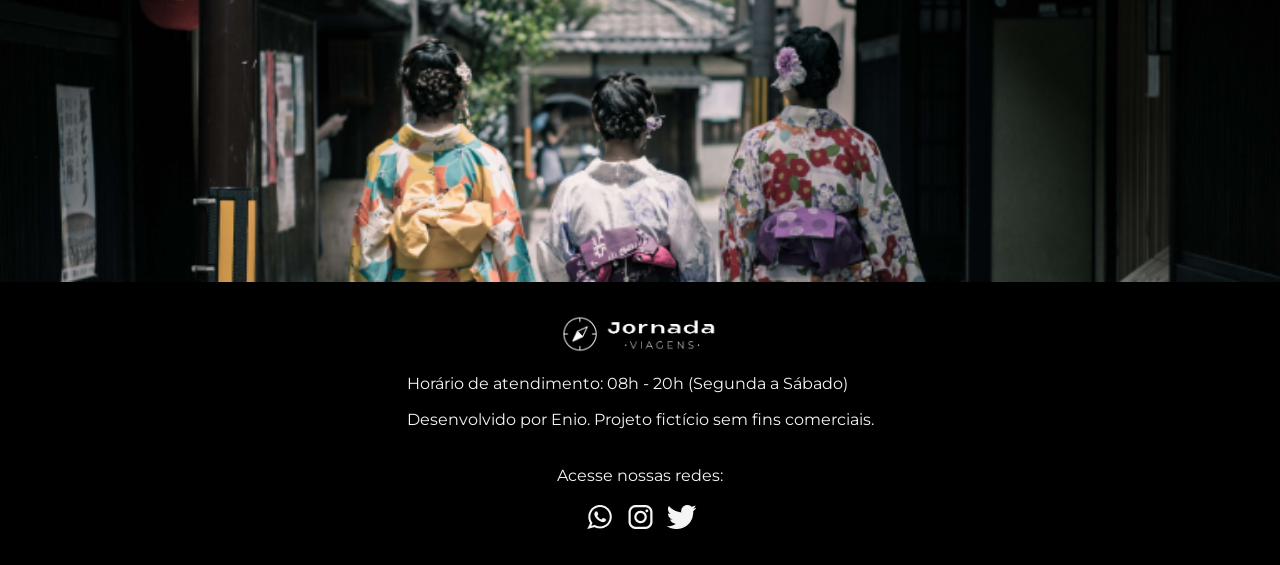
<file: pacotes.html>
<!doctype html>
<html lang="pt-BR">
  <head>
    <meta charset="UTF-8" />
    <meta name="viewport" content="width=device-width, initial-scale=1.0" />
    <meta
      name="description"
      content="Jornada Viagens,uma agência apaixonada por criar viagens inesquecíveis"
    />

    <meta name="og:title" content="Jornada Viagens" />
    <meta
      name="og:description"
      content="Jornada Viagens,uma agência apaixonada por criar viagens inesquecíveis"
    />
    <meta name="og:image" content="" />
    <meta name="og:type" content="website" />
    <meta name="og:url" content="" />

    <link rel="icon" href="favico.png" type="xml/svg" />
    <link rel="stylesheet" href="./CSS/style.css" />

    <title>Jornada Viagens</title>
  </head>
  <body>
    <header class="header-main">
      <div class="div-header">
        <a class="logo" href="index.html" title="voltar ao inicio"
          ><img
            class="logo-mobile"
            src="./img/header_footer/Símbolo_white.png"
            alt="simbolo de uma bussola branco
              "
          />
          <img
            class="logo-desktop"
            src="./img/header_footer/Logo-branco.png"
            alt="logo com escrita"
          />
        </a>

        <div class="div-menu">
          <label for="menu">
            <img
              class="menu-hamburger"
              src="./img/header_footer/menu.png"
              alt="menu hamburger"
            />
          </label>
          <input type="checkbox" id="menu" hidden />
          <nav>
            <ul class="list-links">
              <li class="item">
                <a href="blog.html" target="_blank" title="acessar blog"
                  >Blog</a
                >
              </li>
              <li class="item">
                <a
                  class="active"
                  href="pacotes.html"
                  target="_blank"
                  title="acessar pacotes"
                  >Pacote de viagem</a
                >
              </li>
              <li class="item">
                <a href="contato.html" target="_blank" title="acessar contatos"
                  >Contato</a
                >
              </li>
            </ul>
          </nav>
        </div>
      </div>
    </header>

    <section class="travel-packages hero">
      <div class="hero-img">
        <div class="hero-content">
          <h1>Conheça o Japão!</h1>
          <hr />
          <p>
            A Jornada possui o pacote perfeito para seu estilo e orçamento!
            Conheça as belas paisagens e a cultura milenar deste belo país!
          </p>
        </div>
      </div>
    </section>

    <section class="destinations">
      <div class="section-title destinations">
        <h2>Destinos da Excursão</h2>
        <hr />
      </div>
      <div class="cards-destinations">
        <div class="card-destination">
          <img
            class="imagem mobile"
            src="./img/destinations/mobile/Tokyo.jpg"
            alt="cidade de tokyo"
          />
          <img
            class="imagem tablet"
            src="./img/destinations/tablet/Tokyo.jpg"
            alt="cidade de tokyo"
          />
          <img
            class="imagem desktop"
            src="./img/destinations/desktop/Tokyo.png"
            alt="cidade de tokyo"
          />
          <h2>Tokyo</h2>
          <p>
            Tóquio é uma cidade vibrante e cosmopolita, com seus templos
            históricos, museus de arte moderna e arranha-céus icônicos. Não
            perca a chance de mergulhar em sua atmosfera fascinante.
          </p>

          <a href="#" class="button destination">Ver detalhes</a>
        </div>
        <div class="card-destination">
          <img
            class="imagem mobile"
            src="./img/destinations/mobile/Osaka.jpg"
            alt="cidade de osaka"
          />
          <img
            class="imagem tablet"
            src="./img/destinations/tablet/Osaka.jpg"
            alt="cidade de osaka"
          />
          <img
            class="imagem desktop"
            src="./img/destinations/desktop/Osaka.png"
            alt="cidade de osaka"
          />
          <h2>Osaka</h2>
          <p>
            Osaka é uma cidade agitada e moderna no Japãos. A cidade é famosa
            por sua gastronomia deliciosa e por ser um excelente ponto de
            partida para explorar outras cidades japonesas próximas.
          </p>

          <a href="#" class="button destination">Ver detalhes</a>
        </div>
      </div>
    </section>

    <section class="payments">
      <div class="section-title destinations">
        <h2>Pagamento</h2>
        <hr />
      </div>
      <article class="term-payment">
        <div class="text-imgs-payments pacotes">
          <div class="texts-payment">
            <h3>R$4000</h3>
            <h3>Em até 12x!</h3>
            <p>
              Viaje pagando em até 12 parcelas no cartão, à vista no crédito com
              5% de desconto ou no Pix com 10% de desconto!
            </p>
          </div>
          <div class="imgs-payments">
            <div>
              <div class="img-payment um pacotes"></div>
              <div class="img-payment dois pacotes"></div>
            </div>
            <div class="img-horinzont-payment pacotes"></div>
          </div>
        </div>
      </article>
    </section>

    <section class="testimonials">
      <div class="section-title">
        <h2>Depoimentos</h2>
        <hr />
      </div>
      <div class="container-testimonials">
        <article>
          <header class="header-testimonials">
            <p>
              Tive uma experiência inesquecível. O pacote Japão me permitiu
              explorar de templos antigos a cidades modernas. E o valor coube no
              bolso, recomendo!
            </p>
          </header>
          <footer class="footer-testimonials">
            <img
              src="./img/testimonials/mobile/julio.png"
              alt="foto de perfil da talita"
            />
            <div class="profile-content">
              <h4>Júlio Garibaldi</h4>
              <div class="rating">
                <span class="stars">★</span>
                <span class="stars">★</span>
                <span class="stars">★</span>
                <span class="stars">★</span>
                <span class="stars">★</span>
              </div>
            </div>
          </footer>
        </article>
        <article>
          <header class="header-testimonials">
            <p>
              Minha viagem para Tóquio foi incrível. O itinerário personalizado
              me permitiu muito em pouco tempo. Excedeu minhas expectativas e já
              quero viajar com a Jornada novamente!
            </p>
          </header>
          <footer class="footer-testimonials">
            <img
              src="./img/testimonials/mobile/lucia.png"
              alt="foto de perfil do Amari"
            />
            <div class="profile-content">
              <h4>Lúcia S. Rabello</h4>
              <div class="rating">
                <span class="stars">★</span>
                <span class="stars">★</span>
                <span class="stars">★</span>
                <span class="stars">★</span>
                <span class="stars">★</span>
              </div>
            </div>
          </footer>
        </article>
        <article>
          <header class="header-testimonials">
            <p>
              Minha viagem para Osaka foi inesquecível! A Jornada organizou tudo
              de forma perfeita, recomendo de olhos fechados!
            </p>
          </header>
          <footer class="footer-testimonials">
            <img
              src="./img/testimonials/mobile/olga.png"
              alt="foto de perfil do Lauro"
            />
            <div class="profile-content">
              <h4>Olga dos Reis</h4>
              <div class="rating">
                <span class="stars">★</span>
                <span class="stars">★</span>
                <span class="stars">★</span>
                <span class="stars">★</span>
                <span class="stars">★</span>
              </div>
            </div>
          </footer>
        </article>
      </div>
    </section>

    <footer class="footer">
      <div class="img-footer pacotes"></div>
      <div class="informations-footer">
        <div class="img-text">
          <img
            src="./img/footer/Logo-branco-com-tagline.png"
            alt=""
            class="logo-footer"
          />
          <div class="hourly-dev">
            <p class="hourly">
              Horário de atendimento: 08h - 20h (Segunda a Sábado)
            </p>
            <p class="dev">
              Desenvolvido por Enio. Projeto fictício sem fins comerciais.
            </p>
          </div>
        </div>
        <div class="social-media">
          <p class="redes">Acesse nossas redes:</p>
          <div class="social-media-icons">
            <img src="./img/footer/Whatsapp 1 (2).png" alt="" class="zap" />
            <img src="./img/footer/Instragam 1 (2).png" alt="" class="insta" />
            <img src="./img/footer/Twiter 1 (2).png" alt="" class="tw" />
          </div>
        </div>
      </div>
    </footer>
  </body>
</html>
</file>
<file: CSS/style.css>
@import url(./global.css);
@import url(./header.css);
@import url(./hero.css);
@import url(./offers.css);
@import url(./categories.css);
@import url(./destinations.css);
@import url(./payments.css);
@import url(./testimonials.css);
@import url(./footer.css);
@import url(./contato.css);
@import url(./blog.css);
@import url(./posts.css);
</file>
